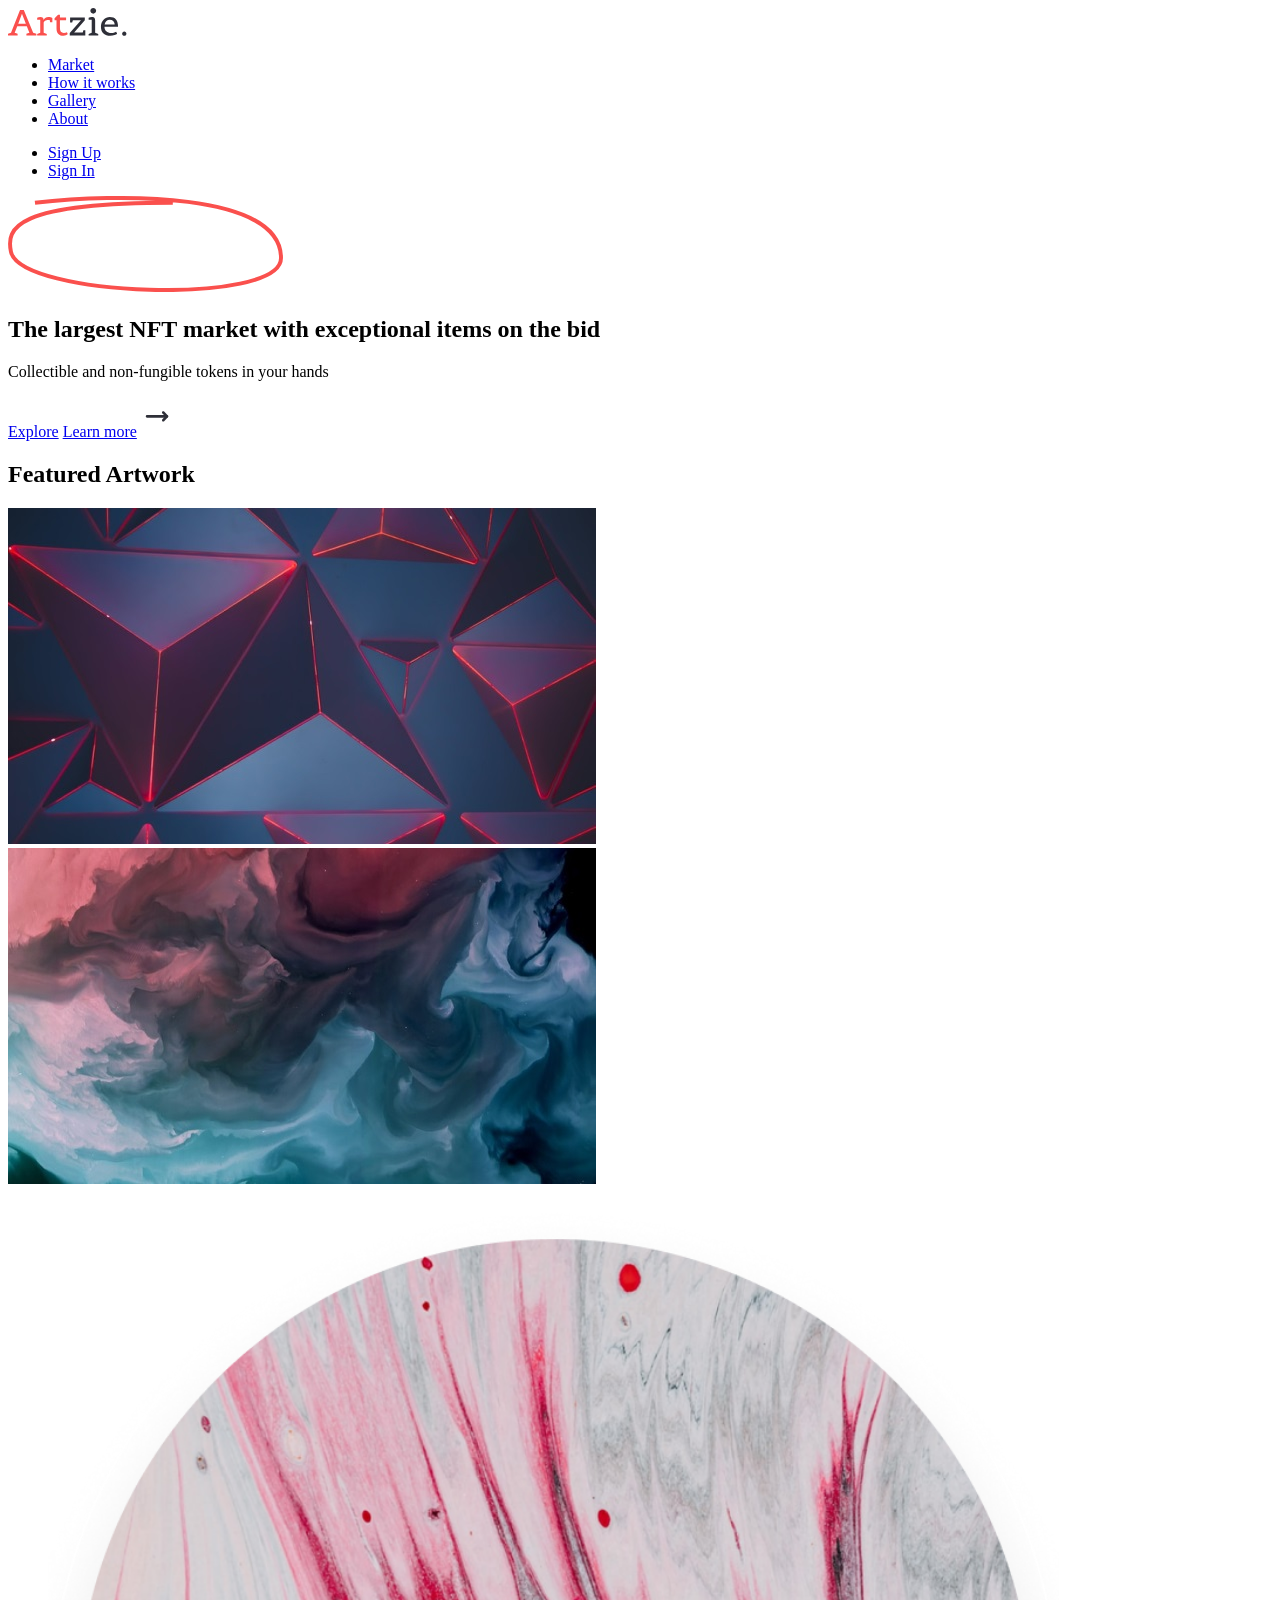
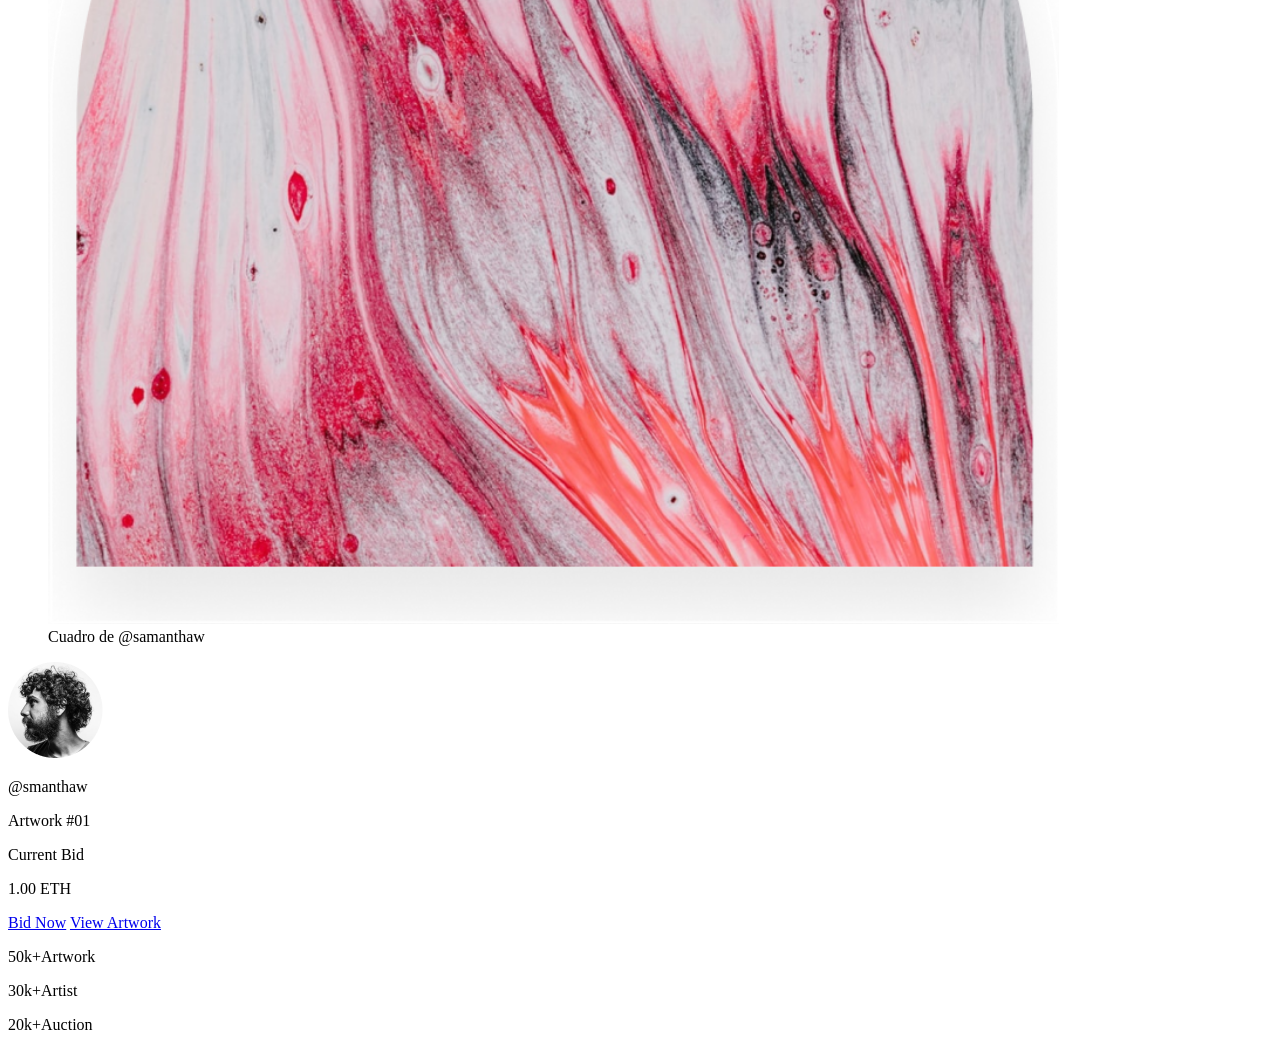
<file: index.html>
<!doctype html>
<html lang="es">
  <head>
    <meta charset="UTF-8" />
    <meta name="viewport" content="width=device-width, initial-scale=1.0" />
    <title>CSS Proyectos 05: NFT Marketplace</title>

    <link rel="preconnect" href="https://fonts.googleapis.com">
    <link rel="preconnect" href="https://fonts.gstatic.com" crossorigin>
    <link href="https://fonts.googleapis.com/css2?family=Poppins:wght@400;500;600;700&family=Belgrano&display=swap" rel="stylesheet">

  </head>
  <body>
    <header>
      <section class="title">

        <a href="#"><img class="logo" src="img/logo-artzie.svg" alt="logo-artzie" width="119"></a>

        <nav>
          <ul>
            <li><a href="#">Market</a></li>
            <li><a href="#">How it works</a></li>
            <li><a href="#">Gallery</a></li>
            <li><a href="#">About</a></li>
          </ul>
        </nav>

        <aside class="login">
          <ul>
            <li><a class="link" href="#">Sign Up</a></li>
            <li><a class="btn" href="#">Sign In</a></li>
          </ul>
        </aside>

      </section>
    </header>

    <main>

      <section class="hero">
        <div class="hero__content">
          <div class="hero__header">
            <img src="img/trazo.svg" alt="trazo" width="275">
            <h1>The largest NFT market with exceptional items on the bid</h1>
            <p>Collectible and non-fungible tokens in your hands</p>
          </div>

          <aside>
            <a href="#" class="btn">Explore</a>
            <a href="#" class="link">Learn more<span><img src="img/arrow.svg" alt="arrow" width="40"></span></a>
          </aside>
        </div>
      </section>

      <section class="articles">
        <h2>Featured Artwork</h2>
        <div class="articles">
          <article>
            <img src="img/placeholder.jpg" alt="placeholder" width="588">
          </article>

          <article>
            <img src="img/placeholder2.jpg" alt="placeholder2" width="588">
          </article>
        </div>
      </section>

      <section class="panel">
        <article>
          <figure>
            <img src="img/background.png" alt="background" width="1011">
            <figcaption>Cuadro de @samanthaw</figcaption>
          </figure>

          <section class="info">
            <div class="data">

              <div class="left">
                <img src="img/cara.png" alt="cara" width="95">
                <div class="in">
                  <p>@smanthaw</p>
                  <p>Artwork #01</p>
                </div>
              </div>

              <div class="right">
                <p>Current Bid</p>
                <p>1.00 ETH</p>
              </div>

            </div>

            <div class="down">
              <a href="#" class="btn">Bid Now</a>
              <a href="#" class="link">View Artwork</a>
            </div>

          </section>

          <section class="last">
            <p><span>50k+</span>Artwork</p>
            <p><span>30k+</span>Artist</p>
            <p><span>20k+</span>Auction</p>
          </section>
        </article>
      </section>

    </main>
    
    <script type="module" src="/src/main.js"></script>
  </body>
</html>
</file>
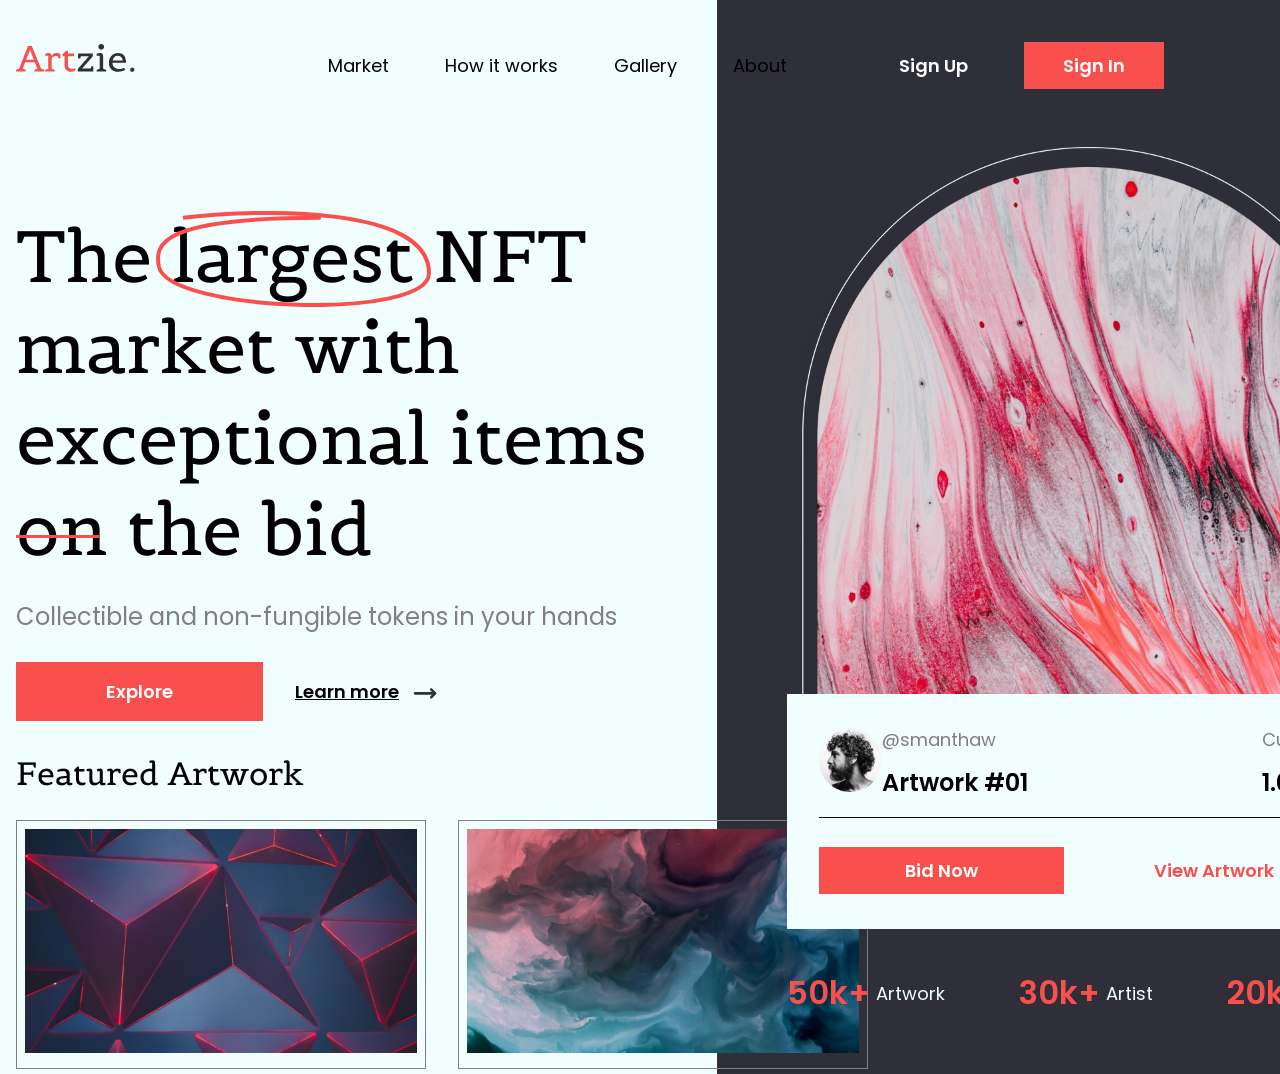
<file: docs/index.html>
<!doctype html>
<html lang="es">
  <head>
    <meta charset="UTF-8" />
    <meta name="viewport" content="width=device-width, initial-scale=1.0" />
    <title>CSS Proyectos 05: NFT Marketplace</title>

    <link rel="preconnect" href="https://fonts.googleapis.com">
    <link rel="preconnect" href="https://fonts.gstatic.com" crossorigin>
    <link href="https://fonts.googleapis.com/css2?family=Poppins:wght@400;500;600;700&family=Belgrano&display=swap" rel="stylesheet">

    <script type="module" crossorigin src="./assets/index-Bg5YufmG.js"></script>
    <link rel="stylesheet" crossorigin href="./assets/index-Bc_UixNm.css">
  </head>
  <body>
    <header>
      <section class="title">

        <a href="#"><img class="logo" src="data:image/svg+xml,%3csvg%20width='117'%20height='28'%20viewBox='0%200%20117%2028'%20fill='none'%20xmlns='http://www.w3.org/2000/svg'%3e%3cpath%20d='M27.864%2027.432H18.072V25.848L21.024%2024.66L18.468%2018.288H9.10799L6.55199%2024.66L9.43199%2025.848V27.432H-1.46739e-05V25.848L2.95199%2024.66L11.808%202.01601H15.516L24.732%2024.66L27.864%2025.848V27.432ZM17.532%2015.84L13.716%205.72401L10.044%2015.84H17.532ZM38.1282%2027.432H28.6602V25.884L31.6842%2024.696V11.844H28.6602V9.68401C29.5962%209.22801%2030.6522%209.00001%2031.8282%209.00001C33.0042%209.00001%2033.8202%209.25201%2034.2762%209.75601C34.7322%2010.26%2034.9842%2011.004%2035.0322%2011.988C35.2722%2011.268%2035.7642%2010.62%2036.5082%2010.044C37.3962%209.34801%2038.5722%209.00001%2040.0362%209.00001C40.6842%209.00001%2041.2962%209.08401%2041.8722%209.25201C42.4722%209.42001%2042.9042%209.58801%2043.1682%209.75601L43.6002%2010.008V14.256H41.4402L40.9722%2012.096C40.8282%2011.952%2040.4322%2011.88%2039.7842%2011.88C39.1362%2011.88%2038.5122%2011.976%2037.9122%2012.168C37.3122%2012.336%2036.8442%2012.552%2036.5082%2012.816C35.8362%2013.392%2035.3562%2013.98%2035.0682%2014.58V24.696L38.1282%2025.884V27.432ZM51.0725%2019.548C51.0725%2021.612%2051.3845%2023.016%2052.0085%2023.76C52.6325%2024.504%2053.5805%2024.876%2054.8525%2024.876C56.1245%2024.876%2057.1685%2024.684%2057.9845%2024.3L58.7045%2026.1C58.6085%2026.22%2058.4645%2026.376%2058.2725%2026.568C58.1045%2026.76%2057.6605%2027.024%2056.9405%2027.36C56.2205%2027.672%2055.4285%2027.828%2054.5645%2027.828C52.3805%2027.828%2050.6885%2027.216%2049.4885%2025.992C48.2885%2024.744%2047.6885%2022.932%2047.6885%2020.556V12.276H45.7805V10.152L49.2365%206.69601H51.0725V9.43201H57.1205V12.276H51.0725V19.548Z'%20fill='%23FA504D'/%3e%3cpath%20d='M76.0278%2027.432H60.7278V24.984L71.7438%2012.348H63.7878L63.1038%2014.436H61.0518V9.50401H75.5238V12.348L65.0478%2024.48H73.4718L74.1558%2022.32H76.0278V27.432ZM88.7549%2027.432H79.2869V25.884L82.3109%2024.696V11.844H79.2869V9.68401C80.2229%209.22801%2081.3029%209.00001%2082.5269%209.00001C83.7749%209.00001%2084.6149%209.30001%2085.0469%209.90001C85.4789%2010.476%2085.6949%2011.364%2085.6949%2012.564V24.696L88.7549%2025.884V27.432ZM85.8389%204.86001C85.2869%205.41201%2084.6149%205.68801%2083.8229%205.68801C83.0309%205.68801%2082.3589%205.41201%2081.8069%204.86001C81.2549%204.30801%2080.9789%203.63601%2080.9789%202.84401C80.9789%202.05201%2081.2549%201.38001%2081.8069%200.828006C82.3589%200.276006%2083.0309%205.96046e-06%2083.8229%205.96046e-06C84.6149%205.96046e-06%2085.2869%200.276006%2085.8389%200.828006C86.3909%201.38001%2086.6669%202.05201%2086.6669%202.84401C86.6669%203.63601%2086.3909%204.30801%2085.8389%204.86001ZM100.528%2027.792C97.816%2027.792%2095.608%2027.024%2093.904%2025.488C92.224%2023.928%2091.384%2021.66%2091.384%2018.684C91.384%2015.708%2092.248%2013.356%2093.976%2011.628C95.704%209.87601%2097.72%209.00001%20100.024%209.00001C105.496%209.00001%20108.232%2012.24%20108.232%2018.72H94.876V18.9C94.876%2020.604%2095.476%2022.044%2096.676%2023.22C97.876%2024.396%2099.508%2024.984%20101.572%2024.984C102.46%2024.984%20103.3%2024.888%20104.092%2024.696C104.884%2024.48%20105.46%2024.264%20105.82%2024.048L106.324%2023.76L107.368%2025.632C107.296%2025.68%20107.188%2025.764%20107.044%2025.884C106.924%2025.98%20106.648%2026.148%20106.216%2026.388C105.784%2026.628%20105.316%2026.844%20104.812%2027.036C103.54%2027.54%20102.112%2027.792%20100.528%2027.792ZM104.884%2016.416C104.764%2014.928%20104.272%2013.8%20103.408%2013.032C102.568%2012.24%20101.464%2011.844%20100.096%2011.844C98.752%2011.844%2097.636%2012.228%2096.748%2012.996C95.86%2013.74%2095.284%2014.88%2095.02%2016.416H104.884ZM115.853%2027.216C115.445%2027.624%20114.941%2027.828%20114.341%2027.828C113.741%2027.828%20113.237%2027.624%20112.829%2027.216C112.421%2026.808%20112.217%2026.304%20112.217%2025.704C112.217%2025.104%20112.421%2024.6%20112.829%2024.192C113.237%2023.784%20113.741%2023.58%20114.341%2023.58C114.941%2023.58%20115.445%2023.784%20115.853%2024.192C116.261%2024.6%20116.465%2025.104%20116.465%2025.704C116.465%2026.304%20116.261%2026.808%20115.853%2027.216Z'%20fill='%232E2F38'/%3e%3c/svg%3e" alt="logo-artzie" width="119"></a>

        <nav>
          <ul>
            <li><a href="#">Market</a></li>
            <li><a href="#">How it works</a></li>
            <li><a href="#">Gallery</a></li>
            <li><a href="#">About</a></li>
          </ul>
        </nav>

        <aside class="login">
          <ul>
            <li><a class="link" href="#">Sign Up</a></li>
            <li><a class="btn" href="#">Sign In</a></li>
          </ul>
        </aside>

      </section>
    </header>

    <main>

      <section class="hero">
        <div class="hero__content">
          <div class="hero__header">
            <img src="data:image/svg+xml,%3csvg%20width='279'%20height='97'%20viewBox='0%200%20279%2097'%20fill='none'%20xmlns='http://www.w3.org/2000/svg'%3e%3cpath%20d='M27.3319%206.85769C108.522%20-2.57397%20277%20-4.76945%20277%2062.6831C277%20111.243%2012.2295%20101.797%202.93438%2056.1828C-1.76427%2033.1249%205.37415%206.85768%20167.211%206.85771'%20stroke='%23FA504D'%20stroke-width='4'/%3e%3c/svg%3e" alt="trazo" width="275">
            <h1>The largest NFT market with exceptional items on the bid</h1>
            <p>Collectible and non-fungible tokens in your hands</p>
          </div>

          <aside>
            <a href="#" class="btn">Explore</a>
            <a href="#" class="link">Learn more<span><img src="data:image/svg+xml,%3csvg%20width='40'%20height='40'%20viewBox='0%200%2040%2040'%20fill='none'%20xmlns='http://www.w3.org/2000/svg'%3e%3cpath%20d='M8.75004%2019.3548C8.75004%2019.0126%208.88174%2018.6844%209.11616%2018.4424C9.35058%2018.2004%209.66852%2018.0645%2010%2018.0645L26.9875%2018.0645L25.3625%2016.4C25.1272%2016.157%2024.9949%2015.8275%2024.9949%2015.4839C24.9949%2015.1402%2025.1272%2014.8107%2025.3625%2014.5677C25.5979%2014.3248%2025.9172%2014.1883%2026.25%2014.1883C26.5829%2014.1883%2026.9022%2014.3248%2027.1375%2014.5677L30.8875%2018.4387C31.061%2018.6201%2031.1785%2018.8506%2031.2252%2019.1009C31.2719%2019.3512%2031.2458%2019.6102%2031.15%2019.8451C31.0563%2020.0808%2030.897%2020.2825%2030.6924%2020.4249C30.4877%2020.5672%2030.2468%2020.6439%2030%2020.6451L10%2020.6451C9.66852%2020.6451%209.35058%2020.5092%209.11616%2020.2672C8.88174%2020.0252%208.75004%2019.697%208.75004%2019.3548Z'%20fill='%232E2F38'/%3e%3cpath%20d='M25%2023.2258C24.9991%2023.056%2025.0306%2022.8876%2025.0928%2022.7304C25.155%2022.5732%2025.2467%2022.4302%2025.3625%2022.3097L29.1125%2018.4387C29.3479%2018.1957%2029.6671%2018.0592%2030%2018.0592C30.1648%2018.0592%2030.328%2018.0927%2030.4803%2018.1578C30.6326%2018.223%2030.771%2018.3184%2030.8875%2018.4387C31.0041%2018.559%2031.0965%2018.7018%2031.1596%2018.859C31.2227%2019.0162%2031.2551%2019.1847%2031.2551%2019.3548C31.2551%2019.6984%2031.1229%2020.028%2030.8875%2020.271L27.1375%2024.1419C27.0213%2024.2629%2026.8831%2024.3589%2026.7307%2024.4244C26.5784%2024.4899%2026.415%2024.5236%2026.25%2024.5236C26.085%2024.5236%2025.9216%2024.4899%2025.7693%2024.4244C25.617%2024.3589%2025.4787%2024.2629%2025.3625%2024.1419C25.2467%2024.0214%2025.155%2023.8784%2025.0928%2023.7212C25.0306%2023.5639%2024.9991%2023.3956%2025%2023.2258Z'%20fill='%232E2F38'/%3e%3c/svg%3e" alt="arrow" width="40"></span></a>
          </aside>
        </div>
      </section>

      <section class="articles">
        <h2>Featured Artwork</h2>
        <div class="articles">
          <article>
            <img src="./assets/placeholder-BT69ImVJ.jpg" alt="placeholder" width="588">
          </article>

          <article>
            <img src="./assets/placeholder2-DQWIf1C1.jpg" alt="placeholder2" width="588">
          </article>
        </div>
      </section>

      <section class="panel">
        <article>
          <figure>
            <img src="./assets/background-DECxp7we.png" alt="background" width="1011">
            <figcaption>Cuadro de @samanthaw</figcaption>
          </figure>

          <section class="info">
            <div class="data">

              <div class="left">
                <img src="./assets/cara-Rsx7x8RF.png" alt="cara" width="95">
                <div class="in">
                  <p>@smanthaw</p>
                  <p>Artwork #01</p>
                </div>
              </div>

              <div class="right">
                <p>Current Bid</p>
                <p>1.00 ETH</p>
              </div>

            </div>

            <div class="down">
              <a href="#" class="btn">Bid Now</a>
              <a href="#" class="link">View Artwork</a>
            </div>

          </section>

          <section class="last">
            <p><span>50k+</span>Artwork</p>
            <p><span>30k+</span>Artist</p>
            <p><span>20k+</span>Auction</p>
          </section>
        </article>
      </section>

    </main>
    
  </body>
</html>
</file>
<file: docs/assets/index-Bc_UixNm.css>
:root{background-color:#f1fefe}body{max-width:1600px;margin:0 auto;padding:0px 1rem;font-family:Poppins,sans-serif;color:#000;position:relative}body:before{content:"";display:block;width:44%;height:100%;background-color:#2e2f38;position:absolute;top:0;right:0;z-index:-2}body header{padding:36px 0}body header .title{display:flex;justify-content:space-between;align-items:baseline}body header .title nav{margin-left:153px}body header .title aside{margin-left:auto;margin-right:8%}body header .title ul{display:flex;gap:56px;list-style:none}body header .title ul a{text-decoration:none;font-weight:400;font-size:18px;color:#000}body header .title ul .link{color:#fff;font-weight:600}body header .title ul .btn{padding:11px 39px;background-color:#fa504d;color:#fff;font-weight:600}body main{display:grid;grid-template-columns:56% 44%}body main .hero{margin:80px 0 0}body main .hero .hero__header{position:relative}body main .hero .hero__header img{position:absolute;top:0;left:140px}body main .hero .hero__header h1{margin:0;font-weight:400;font-family:Belgrano,serif;font-size:72px}body main .hero .hero__header p{font-weight:400;font-family:Poppins,sans-serif;font-size:24px;color:gray}body main .hero .hero__header:before{content:"";display:block;width:83px;height:3px;background-color:#fa504d;position:absolute;top:324px;left:0}body main .hero aside{display:flex;align-items:baseline;gap:32px}body main .hero aside .link{color:#000;font-weight:600;font-size:18px}body main .hero aside .link span{position:relative;top:16px;left:6px}body main .hero aside .btn{padding:16px 90px;background-color:#fa504d;color:#fff;font-weight:600;text-decoration:none;font-size:18px}body main .articles h2{font-weight:400;font-family:Belgrano,serif;font-size:32px}body main .articles .articles{display:flex;gap:32px}body main .articles .articles article{border:1px solid grey}body main .articles .articles article img{max-width:392px;margin:8px}body main .panel{grid-column:2/3;grid-row:1/3}body main .panel img{width:574px;height:580px;z-index:-1;position:relative;top:0;left:46px}body main .panel figcaption{display:none}body main .panel .info{margin:-56px 110px 0 72px;background-color:#f1fefe;width:608px;height:235px;z-index:1}body main .panel .info .data{display:flex;justify-content:space-between;align-items:center}body main .panel .info .data .left{margin:32px;display:flex;align-items:center;width:226px}body main .panel .info .data .left img{width:63px;height:64px;left:0;z-index:2}body main .panel .info .data .left .in{display:flex;flex-direction:column;gap:12px;width:147px;height:67px}body main .panel .info .data .left .in p:nth-of-type(1){margin:0;color:gray;font-size:18px}body main .panel .info .data .left .in p:nth-of-type(2){margin:0;font-weight:600;font-size:24px;color:#000}body main .panel .info .data .right{margin:32px;display:flex;flex-direction:column;gap:12px;width:101px;height:67px}body main .panel .info .data .right p:nth-of-type(1){margin:0;color:gray;font-size:18px}body main .panel .info .data .right p:nth-of-type(2){margin:0;font-weight:600;font-size:24px;color:#000}body main .panel .info .down{margin:32px;position:relative}body main .panel .info .down .btn{padding:11px 86px;background-color:#fa504d;color:#fff;font-weight:600;text-decoration:none;font-size:18px}body main .panel .info .down .link{padding:11px 86px;background-color:#f1fefe;color:#fa504d;font-weight:600;text-decoration:none;font-size:18px}body main .panel .info .down:before{content:"";display:block;width:544px;height:1px;background-color:#000;position:absolute;top:-40px;left:0}body main .panel .last{margin:40px 110px 57px 72px;display:flex;justify-content:space-between;align-items:center;width:594px;height:48px}body main .panel .last p{display:flex;align-items:center;gap:6px;margin:0;text-decoration:none;font-weight:400;font-size:18px;color:#f1fefe}body main .panel .last p span{text-decoration:none;font-weight:600;font-size:32px;color:#fa504d}
</file>
